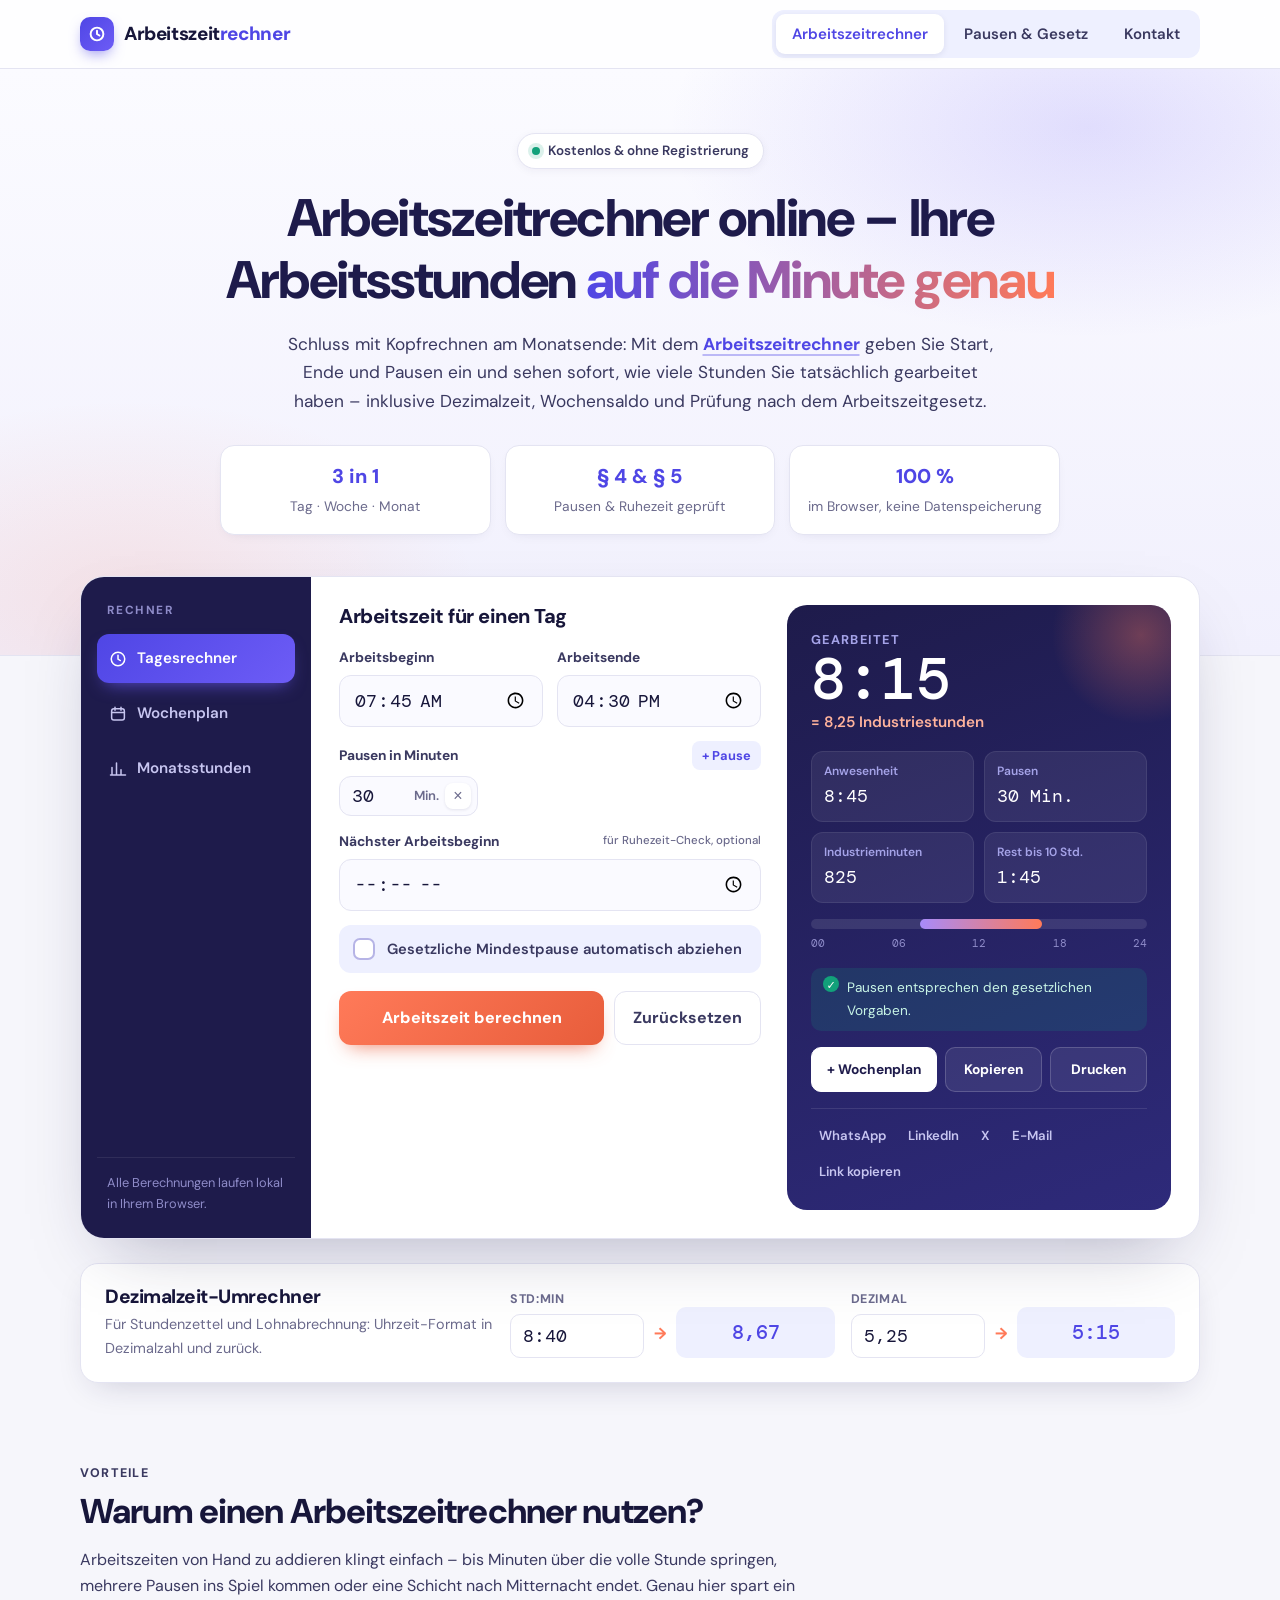
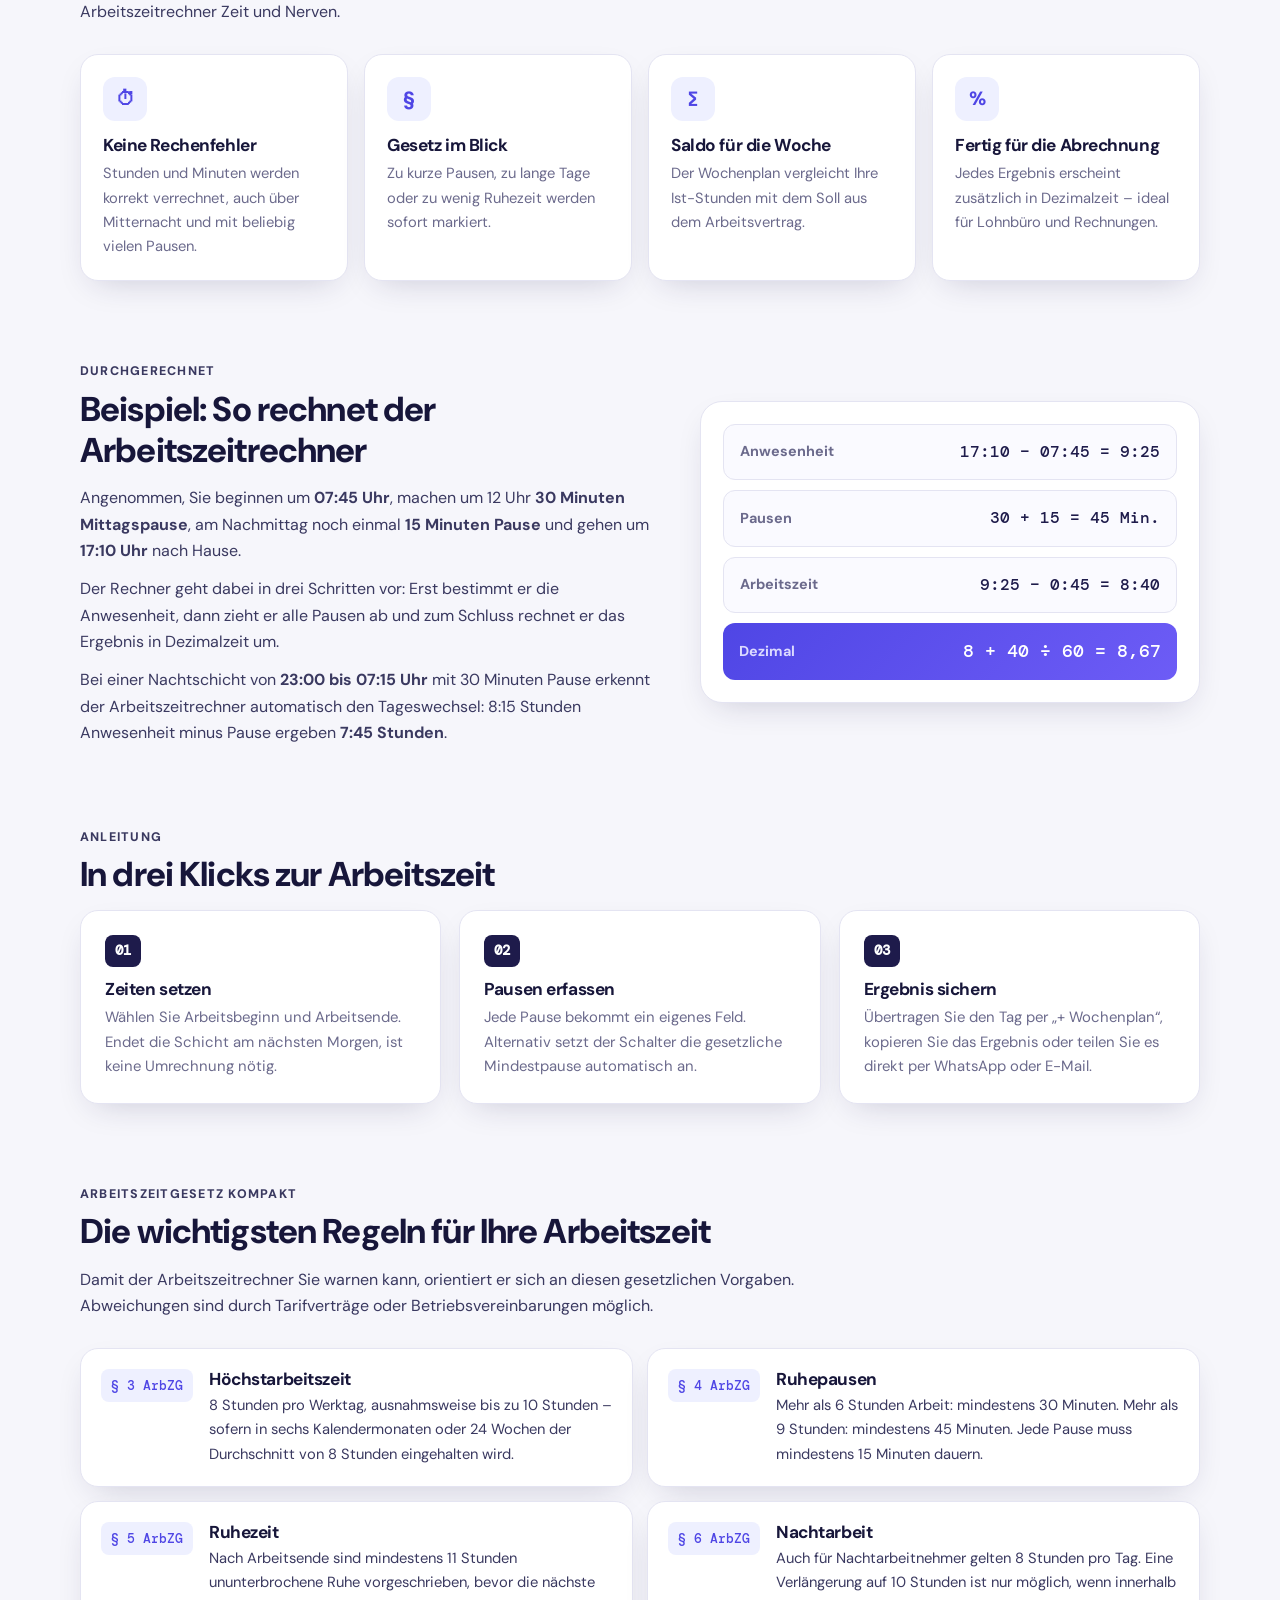
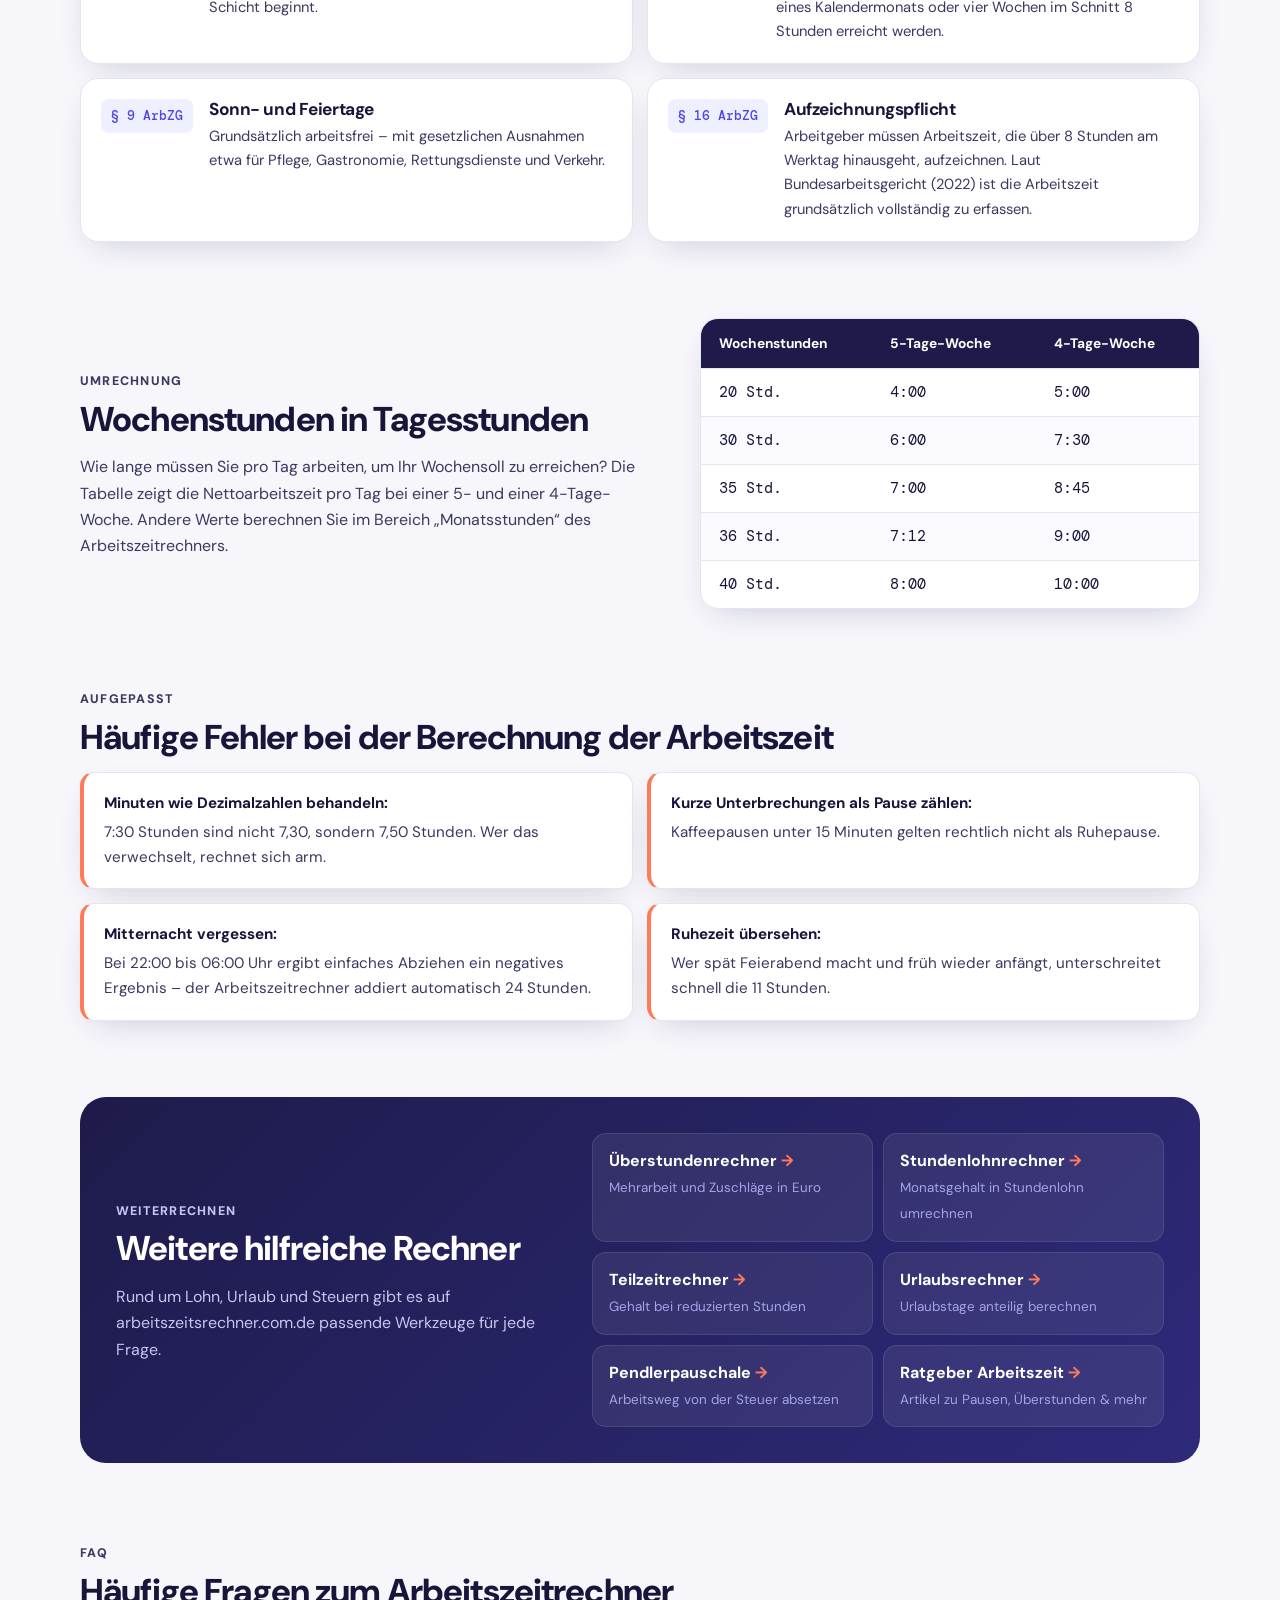
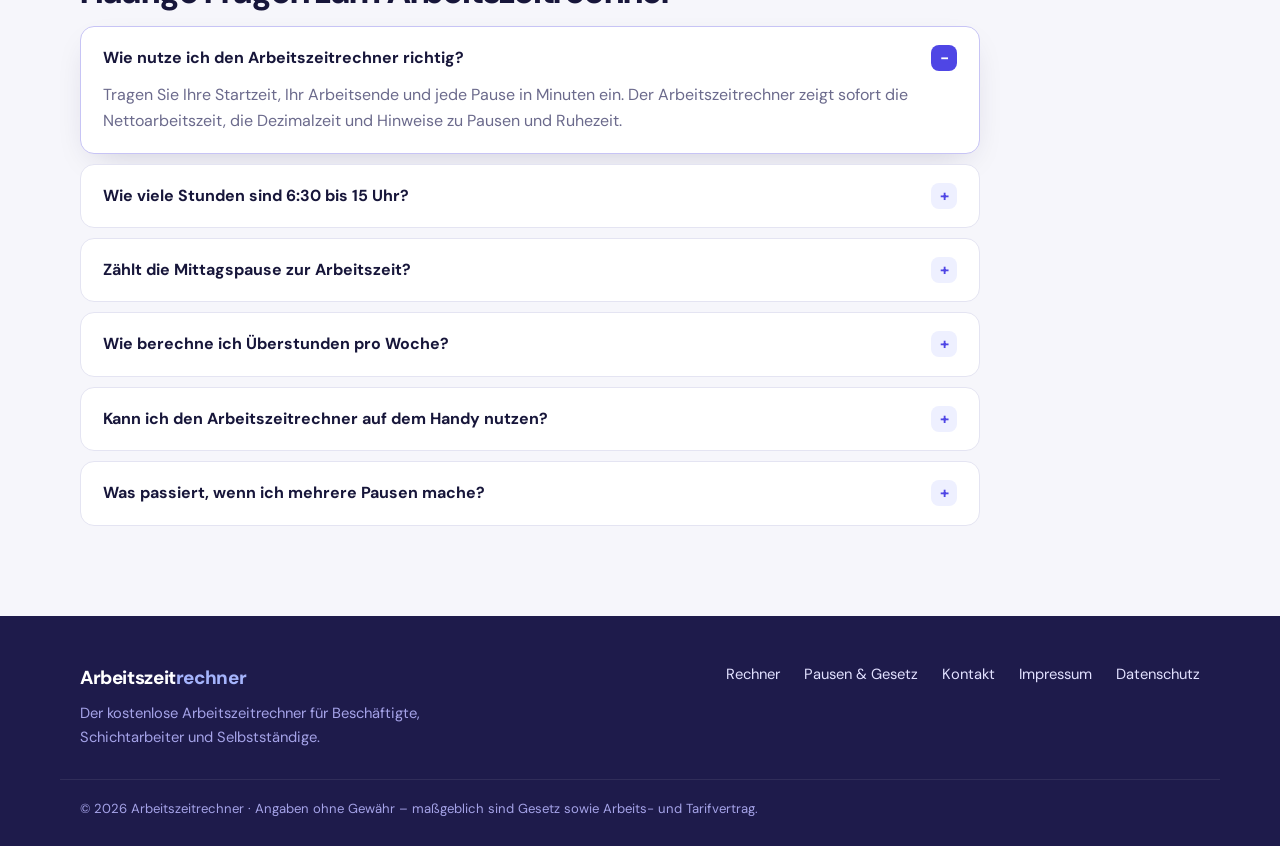
<file: index.html>
<!DOCTYPE html>
<html lang="de">
<head>
  <meta name="google-site-verification" content="atlQMWSNDSp6CFc877oU5ZZEdMszMFEfyxqeQQDcHps" />
<meta charset="UTF-8">
<meta name="viewport" content="width=device-width, initial-scale=1.0">
<title>Arbeitszeitrechner online – Arbeitsstunden auf die Minute genau berechnen</title>
<meta name="description" content="Arbeitszeitrechner online: Start, Ende und Pausen eingeben und sofort Ihre Arbeitsstunden, Dezimalzeit, Wochensaldo und Monatsstunden sehen. Mit Pausen- und Ruhezeitprüfung nach Arbeitszeitgesetz.">
<meta name="robots" content="index, follow">
<meta property="og:type" content="website">
<meta property="og:locale" content="de_DE">
<meta property="og:title" content="Arbeitszeitrechner online – Arbeitsstunden auf die Minute genau">
<meta property="og:description" content="Arbeitsstunden, Pausen, Dezimalzeit und Wochensaldo in einem kostenlosen Rechner.">
<link rel="preconnect" href="https://fonts.googleapis.com">
<link rel="preconnect" href="https://fonts.gstatic.com" crossorigin>
<link href="https://fonts.googleapis.com/css2?family=DM+Sans:opsz,wght@9..40,400;9..40,500;9..40,600;9..40,700;9..40,800&family=DM+Mono:wght@400;500&display=swap" rel="stylesheet">
<link rel="stylesheet" href="style.css">

<script type="application/ld+json">
{
  "@context":"https://schema.org",
  "@graph":[
    {
      "@type":"WebApplication",
      "name":"Arbeitszeitrechner online",
      "applicationCategory":"UtilitiesApplication",
      "operatingSystem":"Browser",
      "inLanguage":"de-DE",
      "description":"Kostenloser Arbeitszeitrechner für Arbeitsstunden, Pausen, Dezimalzeit, Wochensaldo und Monatsstunden mit Prüfung nach dem Arbeitszeitgesetz.",
      "offers":{"@type":"Offer","price":"0","priceCurrency":"EUR"}
    },
    {
      "@type":"FAQPage",
      "mainEntity":[
        {"@type":"Question","name":"Wie nutze ich den Arbeitszeitrechner richtig?","acceptedAnswer":{"@type":"Answer","text":"Tragen Sie Ihre Startzeit, Ihr Arbeitsende und jede Pause in Minuten ein. Der Arbeitszeitrechner zeigt sofort die Nettoarbeitszeit, die Dezimalzeit und Hinweise zu Pausen und Ruhezeit."}},
        {"@type":"Question","name":"Wie viele Stunden sind 6:30 bis 15 Uhr?","acceptedAnswer":{"@type":"Answer","text":"Von 6:30 bis 15:00 Uhr sind Sie 8 Stunden 30 Minuten im Betrieb. Abzüglich 30 Minuten Pause ergeben sich genau 8 Stunden Arbeitszeit, also 8,00 in Dezimalzeit."}},
        {"@type":"Question","name":"Zählt die Mittagspause zur Arbeitszeit?","acceptedAnswer":{"@type":"Answer","text":"Nein. Ruhepausen, in denen Sie frei über Ihre Zeit verfügen, zählen nicht zur Arbeitszeit. Anders kann es sein, wenn Sie in der Pause erreichbar sein oder am Arbeitsplatz bleiben müssen."}},
        {"@type":"Question","name":"Wie berechne ich Überstunden pro Woche?","acceptedAnswer":{"@type":"Answer","text":"Addieren Sie die Nettoarbeitszeit aller Arbeitstage und ziehen Sie Ihre vertraglich vereinbarte Wochenarbeitszeit ab. Im Bereich Woche erledigt der Arbeitszeitrechner das automatisch und zeigt den Saldo an."}},
        {"@type":"Question","name":"Kann ich den Arbeitszeitrechner auf dem Handy nutzen?","acceptedAnswer":{"@type":"Answer","text":"Ja. Der Rechner ist für Smartphone, Tablet und Desktop optimiert und funktioniert ohne App direkt im Browser."}},
        {"@type":"Question","name":"Was passiert, wenn ich mehrere Pausen mache?","acceptedAnswer":{"@type":"Answer","text":"Fügen Sie jede Pause einzeln hinzu. Der Arbeitszeitrechner addiert alle Pausen und zieht die Summe von der Anwesenheitszeit ab. Rechtlich zählen nur Pausen ab 15 Minuten als Ruhepause."}}
      ]
    }
  ]
}
</script>
</head>
<body>

<header class="nav">
  <div class="wrap nav-in">
    <a href="#" class="logo" aria-label="Arbeitszeitrechner Startseite">
      <span class="logo-dot" aria-hidden="true">
        <svg viewBox="0 0 24 24" width="18" height="18" fill="none" stroke="#fff" stroke-width="2.6" stroke-linecap="round"><circle cx="12" cy="12" r="8.5"/><path d="M12 7.5V12l3.2 2"/></svg>
      </span>
      <span class="logo-txt">Arbeitszeit<span>rechner</span></span>
    </a>
    <button class="menu-btn" aria-label="Menü" onclick="document.querySelector('.links-nav').classList.toggle('show')"><span></span><span></span></button>
    <nav class="links-nav">
      <a href="#" class="on">Arbeitszeitrechner</a>
      <a href="#gesetz">Pausen &amp; Gesetz</a>
      <a href="#kontakt">Kontakt</a>
    </nav>
  </div>
</header>

<section class="hero">
  <div class="wrap hero-in">
    <span class="pill"><i></i> Kostenlos &amp; ohne Registrierung</span>
    <h1>Arbeitszeitrechner online – Ihre Arbeitsstunden <em>auf die Minute genau</em></h1>
    <p class="hero-lead">Schluss mit Kopfrechnen am Monatsende: Mit dem <a href="https://arbeitszeitsrechner.com.de/">Arbeitszeitrechner</a> geben Sie Start, Ende und Pausen ein und sehen sofort, wie viele Stunden Sie tatsächlich gearbeitet haben – inklusive Dezimalzeit, Wochensaldo und Prüfung nach dem Arbeitszeitgesetz.</p>
    <div class="hero-stats">
      <div><b>3 in 1</b><span>Tag · Woche · Monat</span></div>
      <div><b>§ 4 &amp; § 5</b><span>Pausen &amp; Ruhezeit geprüft</span></div>
      <div><b>100 %</b><span>im Browser, keine Datenspeicherung</span></div>
    </div>
  </div>
</section>

<main class="wrap">

  <!-- ===== RECHNER ===== -->
  <section class="app" id="rechner" aria-label="Arbeitszeitrechner">
    <aside class="rail" role="tablist">
      <p class="rail-title">Rechner</p>
      <button class="seg-btn is-on" data-view="v-tag" role="tab">
        <svg viewBox="0 0 24 24" width="18" height="18" fill="none" stroke="currentColor" stroke-width="2" stroke-linecap="round"><circle cx="12" cy="12" r="9"/><path d="M12 7v5l3 2"/></svg>
        <span>Tagesrechner</span>
      </button>
      <button class="seg-btn" data-view="v-woche" role="tab">
        <svg viewBox="0 0 24 24" width="18" height="18" fill="none" stroke="currentColor" stroke-width="2" stroke-linecap="round"><rect x="3.5" y="5" width="17" height="15" rx="3"/><path d="M3.5 10h17M8 3v4M16 3v4"/></svg>
        <span>Wochenplan</span>
      </button>
      <button class="seg-btn" data-view="v-monat" role="tab">
        <svg viewBox="0 0 24 24" width="18" height="18" fill="none" stroke="currentColor" stroke-width="2" stroke-linecap="round"><path d="M4 20V10M10 20V4M16 20v-7M22 20H2"/></svg>
        <span>Monatsstunden</span>
      </button>
      <p class="rail-hint">Alle Berechnungen laufen lokal in Ihrem Browser.</p>
    </aside>

    <div class="stage">
      <!-- TAG -->
      <div class="view is-on" id="v-tag">
        <div class="cols">
          <div class="form">
            <h2 class="form-h">Arbeitszeit für einen Tag</h2>
            <div class="row2">
              <label class="fld"><span>Arbeitsbeginn</span><input type="time" id="t-start" value="07:45"></label>
              <label class="fld"><span>Arbeitsende</span><input type="time" id="t-end" value="16:30"></label>
            </div>
            <div class="fld">
              <span class="fld-head">Pausen in Minuten <button type="button" class="add" id="t-add">+ Pause</button></span>
              <div id="t-breaks" class="breaks"></div>
            </div>
            <label class="fld"><span>Nächster Arbeitsbeginn <small>für Ruhezeit-Check, optional</small></span><input type="time" id="t-next"></label>
            <label class="tick"><input type="checkbox" id="t-auto"><b></b>Gesetzliche Mindestpause automatisch abziehen</label>
            <div class="btn-row">
              <button class="btn-main" id="t-go">Arbeitszeit berechnen</button>
              <button class="btn-sub" id="t-reset">Zurücksetzen</button>
            </div>
          </div>

          <div class="res" aria-live="polite">
            <div class="ring-wrap">
              <div class="res-top">
                <span>Gearbeitet</span>
                <strong id="o-net">8:15</strong>
                <em id="o-dec">= 8,25 Std. dezimal</em>
              </div>
            </div>
            <dl class="res-list">
              <div><dt>Anwesenheit</dt><dd id="o-gross">8:45</dd></div>
              <div><dt>Pausen</dt><dd id="o-break">30 Min.</dd></div>
              <div><dt>Industrieminuten</dt><dd id="o-ind">825</dd></div>
              <div><dt>Rest bis 10 Std.</dt><dd id="o-left">1:45</dd></div>
            </dl>
            <div class="day-bar" aria-hidden="true">
              <div class="tl-track" id="o-track"></div>
              <div class="tl-scale"><span>00</span><span>06</span><span>12</span><span>18</span><span>24</span></div>
            </div>
            <ul class="checks" id="o-checks"></ul>
            <div class="res-actions">
              <button id="a-week">+ Wochenplan</button>
              <button id="a-copy">Kopieren</button>
              <button id="a-print">Drucken</button>
            </div>
            <div class="res-share">
              <a id="s-wa" target="_blank" rel="noopener nofollow">WhatsApp</a>
              <a id="s-li" target="_blank" rel="noopener nofollow">LinkedIn</a>
              <a id="s-x" target="_blank" rel="noopener nofollow">X</a>
              <a id="s-mail">E-Mail</a>
              <button id="s-link">Link kopieren</button>
            </div>
          </div>
        </div>
      </div>

      <!-- WOCHE -->
      <div class="view" id="v-woche">
        <h2 class="form-h">Wochenplan &amp; Überstunden-Saldo</h2>
        <div class="week-head"><span>Tag</span><span>Beginn</span><span>Ende</span><span>Pause</span><span>Netto</span></div>
        <div class="week" id="w-list"></div>
        <div class="week-sum">
          <div class="hl"><span>Gesamt</span><b id="w-sum">0:00</b></div>
          <div><span>Dezimal</span><b id="w-dec">0,00</b></div>
          <div><span>Ø pro Tag</span><b id="w-avg">0:00</b></div>
          <div><span>Soll / Woche</span><b><input type="number" id="w-target" value="39" min="0" step="0.5" aria-label="Wochen-Soll in Stunden"></b></div>
          <div><span>Saldo</span><b id="w-diff">0:00</b></div>
        </div>
        <div class="btn-row">
          <button class="btn-sub" id="w-fill">Beispiel Mo–Fr laden</button>
          <button class="btn-sub" id="w-clear">Alles leeren</button>
        </div>
      </div>

      <!-- MONAT -->
      <div class="view" id="v-monat">
        <div class="cols">
          <div class="form">
            <h2 class="form-h">Arbeitsstunden pro Monat</h2>
            <label class="fld"><span>Vertragliche Wochenstunden</span><input type="number" id="m-week" value="35" min="0" step="0.5"></label>
            <label class="fld"><span>Arbeitstage pro Woche</span><input type="number" id="m-days" value="5" min="1" max="7"></label>
            <label class="fld"><span>Stundenlohn in € <small>optional</small></span><input type="number" id="m-wage" min="0" step="0.01" placeholder="z. B. 18,00"></label>
            <p class="small">Berechnet mit dem Durchschnittsmonat: Wochenstunden × 52 ÷ 12.</p>
          </div>
          <div class="res">
            <div class="res-top">
              <span>Ø Stunden pro Monat</span>
              <strong id="m-month">151,67</strong>
              <em id="m-hm">= 151:40 Std.</em>
            </div>
            <dl class="res-list">
              <div><dt>Pro Arbeitstag</dt><dd id="m-day">7:00</dd></div>
              <div><dt>Pro Quartal</dt><dd id="m-q">455,00 Std.</dd></div>
              <div><dt>Pro Jahr</dt><dd id="m-year">1.820 Std.</dd></div>
              <div><dt>Brutto / Monat</dt><dd id="m-pay">–</dd></div>
            </dl>
          </div>
        </div>
      </div>
    </div>
  </section>

  <!-- ===== DEZIMAL ===== -->
  <section class="dz">
    <div class="dz-text">
      <h2>Dezimalzeit-Umrechner</h2>
      <p>Für Stundenzettel und Lohnabrechnung: Uhrzeit-Format in Dezimalzahl und zurück.</p>
    </div>
    <div class="dz-box">
      <label>Std:Min<input id="c-hm" value="8:40" aria-label="Stunden und Minuten"></label>
      <span class="dz-eq">→</span>
      <output id="c-hm-out">8,67</output>
    </div>
    <div class="dz-box">
      <label>Dezimal<input id="c-dec" value="5,25" aria-label="Dezimalstunden"></label>
      <span class="dz-eq">→</span>
      <output id="c-dec-out">5:15</output>
    </div>
  </section>

  <!-- ===== WARUM ===== -->
  <section class="block">
    <p class="tag">Vorteile</p>
    <h2>Warum einen Arbeitszeitrechner nutzen?</h2>
    <p class="sub">Arbeitszeiten von Hand zu addieren klingt einfach – bis Minuten über die volle Stunde springen, mehrere Pausen ins Spiel kommen oder eine Schicht nach Mitternacht endet. Genau hier spart ein Arbeitszeitrechner Zeit und Nerven.</p>
    <div class="benefits">
      <article><span class="ico">⏱</span><h3>Keine Rechenfehler</h3><p>Stunden und Minuten werden korrekt verrechnet, auch über Mitternacht und mit beliebig vielen Pausen.</p></article>
      <article><span class="ico">§</span><h3>Gesetz im Blick</h3><p>Zu kurze Pausen, zu lange Tage oder zu wenig Ruhezeit werden sofort markiert.</p></article>
      <article><span class="ico">∑</span><h3>Saldo für die Woche</h3><p>Der Wochenplan vergleicht Ihre Ist-Stunden mit dem Soll aus dem Arbeitsvertrag.</p></article>
      <article><span class="ico">%</span><h3>Fertig für die Abrechnung</h3><p>Jedes Ergebnis erscheint zusätzlich in Dezimalzeit – ideal für Lohnbüro und Rechnungen.</p></article>
    </div>
  </section>

  <!-- ===== BEISPIEL ===== -->
  <section class="block split">
    <div>
      <p class="tag">Durchgerechnet</p>
      <h2>Beispiel: So rechnet der Arbeitszeitrechner</h2>
      <p>Angenommen, Sie beginnen um <b>07:45 Uhr</b>, machen um 12 Uhr <b>30 Minuten Mittagspause</b>, am Nachmittag noch einmal <b>15 Minuten Pause</b> und gehen um <b>17:10 Uhr</b> nach Hause.</p>
      <p>Der Rechner geht dabei in drei Schritten vor: Erst bestimmt er die Anwesenheit, dann zieht er alle Pausen ab und zum Schluss rechnet er das Ergebnis in Dezimalzeit um.</p>
      <p>Bei einer Nachtschicht von <b>23:00 bis 07:15 Uhr</b> mit 30 Minuten Pause erkennt der Arbeitszeitrechner automatisch den Tageswechsel: 8:15 Stunden Anwesenheit minus Pause ergeben <b>7:45 Stunden</b>.</p>
    </div>
    <ol class="calc-steps">
      <li><span>Anwesenheit</span><b>17:10 − 07:45 = 9:25</b></li>
      <li><span>Pausen</span><b>30 + 15 = 45 Min.</b></li>
      <li><span>Arbeitszeit</span><b>9:25 − 0:45 = 8:40</b></li>
      <li class="final"><span>Dezimal</span><b>8 + 40 ÷ 60 = 8,67</b></li>
    </ol>
  </section>

  <!-- ===== ANLEITUNG ===== -->
  <section class="block">
    <p class="tag">Anleitung</p>
    <h2>In drei Klicks zur Arbeitszeit</h2>
    <div class="howto">
      <div><b>01</b><h3>Zeiten setzen</h3><p>Wählen Sie Arbeitsbeginn und Arbeitsende. Endet die Schicht am nächsten Morgen, ist keine Umrechnung nötig.</p></div>
      <div><b>02</b><h3>Pausen erfassen</h3><p>Jede Pause bekommt ein eigenes Feld. Alternativ setzt der Schalter die gesetzliche Mindestpause automatisch an.</p></div>
      <div><b>03</b><h3>Ergebnis sichern</h3><p>Übertragen Sie den Tag per „+ Wochenplan“, kopieren Sie das Ergebnis oder teilen Sie es direkt per WhatsApp oder E-Mail.</p></div>
    </div>
  </section>

  <!-- ===== GESETZ ===== -->
  <section class="block" id="gesetz">
    <p class="tag">Arbeitszeitgesetz kompakt</p>
    <h2>Die wichtigsten Regeln für Ihre Arbeitszeit</h2>
    <p class="sub">Damit der Arbeitszeitrechner Sie warnen kann, orientiert er sich an diesen gesetzlichen Vorgaben. Abweichungen sind durch Tarifverträge oder Betriebsvereinbarungen möglich.</p>
    <div class="law">
      <div class="law-row"><span class="law-p">§ 3 ArbZG</span><div><h3>Höchstarbeitszeit</h3><p>8 Stunden pro Werktag, ausnahmsweise bis zu 10 Stunden – sofern in sechs Kalendermonaten oder 24 Wochen der Durchschnitt von 8 Stunden eingehalten wird.</p></div></div>
      <div class="law-row"><span class="law-p">§ 4 ArbZG</span><div><h3>Ruhepausen</h3><p>Mehr als 6 Stunden Arbeit: mindestens 30 Minuten. Mehr als 9 Stunden: mindestens 45 Minuten. Jede Pause muss mindestens 15 Minuten dauern.</p></div></div>
      <div class="law-row"><span class="law-p">§ 5 ArbZG</span><div><h3>Ruhezeit</h3><p>Nach Arbeitsende sind mindestens 11 Stunden ununterbrochene Ruhe vorgeschrieben, bevor die nächste Schicht beginnt.</p></div></div>
      <div class="law-row"><span class="law-p">§ 6 ArbZG</span><div><h3>Nachtarbeit</h3><p>Auch für Nachtarbeitnehmer gelten 8 Stunden pro Tag. Eine Verlängerung auf 10 Stunden ist nur möglich, wenn innerhalb eines Kalendermonats oder vier Wochen im Schnitt 8 Stunden erreicht werden.</p></div></div>
      <div class="law-row"><span class="law-p">§ 9 ArbZG</span><div><h3>Sonn- und Feiertage</h3><p>Grundsätzlich arbeitsfrei – mit gesetzlichen Ausnahmen etwa für Pflege, Gastronomie, Rettungsdienste und Verkehr.</p></div></div>
      <div class="law-row"><span class="law-p">§ 16 ArbZG</span><div><h3>Aufzeichnungspflicht</h3><p>Arbeitgeber müssen Arbeitszeit, die über 8 Stunden am Werktag hinausgeht, aufzeichnen. Laut Bundesarbeitsgericht (2022) ist die Arbeitszeit grundsätzlich vollständig zu erfassen.</p></div></div>
    </div>
  </section>

  <!-- ===== TABELLE ===== -->
  <section class="block split">
    <div>
      <p class="tag">Umrechnung</p>
      <h2>Wochenstunden in Tagesstunden</h2>
      <p>Wie lange müssen Sie pro Tag arbeiten, um Ihr Wochensoll zu erreichen? Die Tabelle zeigt die Nettoarbeitszeit pro Tag bei einer 5- und einer 4-Tage-Woche. Andere Werte berechnen Sie im Bereich „Monatsstunden“ des Arbeitszeitrechners.</p>
    </div>
    <div class="tbl">
      <table>
        <thead><tr><th>Wochenstunden</th><th>5-Tage-Woche</th><th>4-Tage-Woche</th></tr></thead>
        <tbody>
          <tr><td>20 Std.</td><td>4:00</td><td>5:00</td></tr>
          <tr><td>30 Std.</td><td>6:00</td><td>7:30</td></tr>
          <tr><td>35 Std.</td><td>7:00</td><td>8:45</td></tr>
          <tr><td>36 Std.</td><td>7:12</td><td>9:00</td></tr>
          <tr><td>40 Std.</td><td>8:00</td><td>10:00</td></tr>
        </tbody>
      </table>
    </div>
  </section>

  <!-- ===== FEHLER ===== -->
  <section class="block">
    <p class="tag">Aufgepasst</p>
    <h2>Häufige Fehler bei der Berechnung der Arbeitszeit</h2>
    <ul class="mistakes">
      <li><b>Minuten wie Dezimalzahlen behandeln:</b> 7:30 Stunden sind nicht 7,30, sondern 7,50 Stunden. Wer das verwechselt, rechnet sich arm.</li>
      <li><b>Kurze Unterbrechungen als Pause zählen:</b> Kaffeepausen unter 15 Minuten gelten rechtlich nicht als Ruhepause.</li>
      <li><b>Mitternacht vergessen:</b> Bei 22:00 bis 06:00 Uhr ergibt einfaches Abziehen ein negatives Ergebnis – der Arbeitszeitrechner addiert automatisch 24 Stunden.</li>
      <li><b>Ruhezeit übersehen:</b> Wer spät Feierabend macht und früh wieder anfängt, unterschreitet schnell die 11 Stunden.</li>
    </ul>
  </section>

  <!-- ===== LINKS ===== -->
  <section class="block">
    <div class="related">
      <div>
        <p class="tag">Weiterrechnen</p>
        <h2>Weitere hilfreiche Rechner</h2>
        <p>Rund um Lohn, Urlaub und Steuern gibt es auf arbeitszeitsrechner.com.de passende Werkzeuge für jede Frage.</p>
      </div>
      <ul class="rel-list">
        <li><a href="https://arbeitszeitsrechner.com.de/ueberstundenrechner">Überstundenrechner</a><span>Mehrarbeit und Zuschläge in Euro</span></li>
        <li><a href="https://arbeitszeitsrechner.com.de/stundenlohnrechner">Stundenlohnrechner</a><span>Monatsgehalt in Stundenlohn umrechnen</span></li>
        <li><a href="https://arbeitszeitsrechner.com.de/teilzeitrechner">Teilzeitrechner</a><span>Gehalt bei reduzierten Stunden</span></li>
        <li><a href="https://arbeitszeitsrechner.com.de/urlaubsrechner">Urlaubsrechner</a><span>Urlaubstage anteilig berechnen</span></li>
        <li><a href="https://arbeitszeitsrechner.com.de/pendlerpauschale">Pendlerpauschale</a><span>Arbeitsweg von der Steuer absetzen</span></li>
        <li><a href="https://arbeitszeitsrechner.com.de/ratgeber">Ratgeber Arbeitszeit</a><span>Artikel zu Pausen, Überstunden &amp; mehr</span></li>
      </ul>
    </div>
  </section>

  <!-- ===== FAQ ===== -->
  <section class="block">
    <p class="tag">FAQ</p>
    <h2>Häufige Fragen zum Arbeitszeitrechner</h2>
    <div class="faq">
      <details open><summary>Wie nutze ich den Arbeitszeitrechner richtig?</summary><p>Tragen Sie Ihre Startzeit, Ihr Arbeitsende und jede Pause in Minuten ein. Der Arbeitszeitrechner zeigt sofort die Nettoarbeitszeit, die Dezimalzeit und Hinweise zu Pausen und Ruhezeit.</p></details>
      <details><summary>Wie viele Stunden sind 6:30 bis 15 Uhr?</summary><p>Von 6:30 bis 15:00 Uhr sind Sie 8 Stunden 30 Minuten im Betrieb. Abzüglich 30 Minuten Pause ergeben sich genau 8 Stunden Arbeitszeit, also 8,00 in Dezimalzeit.</p></details>
      <details><summary>Zählt die Mittagspause zur Arbeitszeit?</summary><p>Nein. Ruhepausen, in denen Sie frei über Ihre Zeit verfügen, zählen nicht zur Arbeitszeit. Anders kann es sein, wenn Sie in der Pause erreichbar sein oder am Arbeitsplatz bleiben müssen.</p></details>
      <details><summary>Wie berechne ich Überstunden pro Woche?</summary><p>Addieren Sie die Nettoarbeitszeit aller Arbeitstage und ziehen Sie Ihre vertraglich vereinbarte Wochenarbeitszeit ab. Im Bereich Woche erledigt der Arbeitszeitrechner das automatisch und zeigt den Saldo an.</p></details>
      <details><summary>Kann ich den Arbeitszeitrechner auf dem Handy nutzen?</summary><p>Ja. Der Rechner ist für Smartphone, Tablet und Desktop optimiert und funktioniert ohne App direkt im Browser.</p></details>
      <details><summary>Was passiert, wenn ich mehrere Pausen mache?</summary><p>Fügen Sie jede Pause einzeln hinzu. Der Arbeitszeitrechner addiert alle Pausen und zieht die Summe von der Anwesenheitszeit ab. Rechtlich zählen nur Pausen ab 15 Minuten als Ruhepause.</p></details>
    </div>
  </section>
</main>

<footer class="footer" id="kontakt">
  <div class="wrap foot-in">
    <div class="foot-brand">
      <a href="#" class="logo light"><span class="logo-txt">Arbeitszeit<span>rechner</span></span></a>
      <p>Der kostenlose Arbeitszeitrechner für Beschäftigte, Schichtarbeiter und Selbstständige.</p>
    </div>
    <div class="foot-links">
      <a href="#rechner">Rechner</a>
      <a href="#gesetz">Pausen &amp; Gesetz</a>
      <a href="#">Kontakt</a>
      <a href="#">Impressum</a>
      <a href="#">Datenschutz</a>
    </div>
  </div>
  <p class="wrap foot-copy">© <span id="yr"></span> Arbeitszeitrechner · Angaben ohne Gewähr – maßgeblich sind Gesetz sowie Arbeits- und Tarifvertrag.</p>
</footer>

<div class="pop" id="pop"></div>

<script>
(function(){
  var $ = function(id){ return document.getElementById(id); };
  function toMin(t){ if(!t) return null; var p=t.split(':'); if(p.length<2||p[0]===''||p[1]==='') return null; return (+p[0])*60+(+p[1]); }
  function hm(m){ var neg=m<0; m=Math.abs(Math.round(m)); return (neg?'-':'')+Math.floor(m/60)+':'+String(m%60).padStart(2,'0'); }
  function dec(m){ return (m/60).toLocaleString('de-DE',{minimumFractionDigits:2,maximumFractionDigits:2}); }
  function sgn(m){ return (m>0?'+':'')+hm(m); }
  function dur(a,b){ var d=b-a; if(d<0) d+=1440; return d; }
  function lawBreak(g){ return (g-30>540)?45:(g>360?30:0); }
  function pop(msg){ var p=$('pop'); p.textContent=msg; p.classList.add('in'); clearTimeout(p._t); p._t=setTimeout(function(){p.classList.remove('in');},2200); }
  function copyText(t){
    if(navigator.clipboard&&window.isSecureContext){ navigator.clipboard.writeText(t).then(function(){pop('Kopiert');}); return; }
    var a=document.createElement('textarea'); a.value=t; document.body.appendChild(a); a.select();
    try{ document.execCommand('copy'); pop('Kopiert'); }catch(e){} a.remove();
  }

  /* Views */
  document.querySelectorAll('.seg-btn').forEach(function(b){
    b.addEventListener('click',function(){
      document.querySelectorAll('.seg-btn').forEach(function(x){ x.classList.toggle('is-on',x===b); });
      document.querySelectorAll('.view').forEach(function(v){ v.classList.toggle('is-on',v.id===b.dataset.view); });
    });
  });

  /* ---------- TAG ---------- */
  var brk=$('t-breaks');
  function addBreak(v){
    var w=document.createElement('div'); w.className='brk';
    w.innerHTML='<input type="number" min="0" step="5" value="'+v+'" aria-label="Pause in Minuten"><span>Min.</span><button type="button" aria-label="Pause löschen">×</button>';
    w.querySelector('input').addEventListener('input',day);
    w.querySelector('button').addEventListener('click',function(){ w.remove(); day(); });
    brk.appendChild(w);
  }
  $('t-add').addEventListener('click',function(){ addBreak(15); day(); });

  var cur=null;
  function day(){
    var s=toMin($('t-start').value), e=toMin($('t-end').value);
    if(s===null||e===null) return;
    var g=dur(s,e);
    var b=0; brk.querySelectorAll('input').forEach(function(i){ b+=Math.max(0,parseInt(i.value,10)||0); });
    if($('t-auto').checked) b=Math.max(b,lawBreak(g));
    b=Math.min(b,g);
    var n=g-b;

    $('o-net').textContent=hm(n);
    $('o-dec').textContent='= '+dec(n)+' Industriestunden';
    $('o-gross').textContent=hm(g);
    $('o-break').textContent=b+' Min.';
    $('o-ind').textContent=Math.round(n/60*100);
    var left=600-n; var l=$('o-left'); l.textContent=left>=0?hm(left):'überschritten'; l.className=left<0?'bad':'';

    /* timeline */
    var segs=e>=s?[[s,e]]:[[s,1440],[0,e]];
    $('o-track').innerHTML=segs.map(function(x){ return '<i style="left:'+(x[0]/14.4)+'%;width:'+((x[1]-x[0])/14.4)+'%"></i>'; }).join('');

    /* checks */
    var c=[];
    var need=n>540?45:(n>360?30:0);
    if(b<need) c.push(['bad','Pause zu kurz: Bei '+hm(n)+' Std. sind mindestens '+need+' Min. Pflicht (§ 4 ArbZG).']);
    else c.push(['good','Pausen entsprechen den gesetzlichen Vorgaben.']);
    if(n>600) c.push(['bad','Über 10 Stunden – die Höchstarbeitszeit nach § 3 ArbZG ist überschritten.']);
    if(e<s) c.push(['info','Nachtschicht erkannt: Ende am nächsten Tag berücksichtigt.']);
    var nx=toMin($('t-next').value);
    if(nx!==null){
      var r=dur(e,nx); if(r===0) r=1440;
      c.push(r<660?['bad','Ruhezeit nur '+hm(r)+' Std. – nötig sind 11 Std. (§ 5 ArbZG).']:['good','Ruhezeit von '+hm(r)+' Std. ist ausreichend.']);
    }
    $('o-checks').innerHTML=c.map(function(x){ return '<li class="'+x[0]+'">'+x[1]+'</li>'; }).join('');

    var url=location.href.split('#')[0];
    var txt='Arbeitszeit '+$('t-start').value+'–'+$('t-end').value+' Uhr mit '+b+' Min. Pause: '+hm(n)+' Std. ('+dec(n)+' Industriestunden) – Arbeitszeitrechner';
    cur={s:$('t-start').value,e:$('t-end').value,b:b,txt:txt};
    $('s-wa').href='https://wa.me/?text='+encodeURIComponent(txt+' '+url);
    $('s-li').href='https://www.linkedin.com/sharing/share-offsite/?url='+encodeURIComponent(url);
    $('s-x').href='https://twitter.com/intent/tweet?text='+encodeURIComponent(txt)+'&url='+encodeURIComponent(url);
    $('s-mail').href='mailto:?subject='+encodeURIComponent('Meine Arbeitszeit')+'&body='+encodeURIComponent(txt+'\n'+url);
  }
  ['t-start','t-end','t-next'].forEach(function(id){ $(id).addEventListener('input',day); });
  $('t-auto').addEventListener('change',day);
  $('t-go').addEventListener('click',function(){ day(); pop('Arbeitszeit berechnet'); });
  $('t-reset').addEventListener('click',function(){
    $('t-start').value='07:30'; $('t-end').value='16:15'; $('t-next').value=''; $('t-auto').checked=false;
    brk.innerHTML=''; addBreak(30); day();
  });
  $('a-copy').addEventListener('click',function(){ if(cur) copyText(cur.txt); });
  $('a-print').addEventListener('click',function(){ window.print(); });
  $('s-link').addEventListener('click',function(){ copyText(location.href.split('#')[0]); });

  /* ---------- WOCHE ---------- */
  var names=['Mo','Di','Mi','Do','Fr','Sa','So'];
  var wl=$('w-list');
  names.forEach(function(d){
    wl.insertAdjacentHTML('beforeend','<div class="wd"><span class="wd-name">'+d+'</span><input type="time" class="w-s" aria-label="'+d+' Beginn"><input type="time" class="w-e" aria-label="'+d+' Ende"><input type="number" class="w-b" min="0" step="5" placeholder="Pause" aria-label="'+d+' Pause in Minuten"><b class="w-n">–</b></div>');
  });
  function week(){
    var tot=0, cnt=0;
    wl.querySelectorAll('.wd').forEach(function(r){
      var s=toMin(r.querySelector('.w-s').value), e=toMin(r.querySelector('.w-e').value), o=r.querySelector('.w-n');
      if(s===null||e===null){ o.textContent='–'; return; }
      var n=Math.max(0,dur(s,e)-(parseInt(r.querySelector('.w-b').value,10)||0));
      o.textContent=hm(n); tot+=n; cnt++;
    });
    $('w-sum').textContent=hm(tot);
    $('w-dec').textContent=dec(tot);
    $('w-avg').textContent=cnt?hm(tot/cnt):'0:00';
    var d=tot-(parseFloat($('w-target').value)||0)*60, el=$('w-diff');
    el.textContent=sgn(d); el.className=d>0?'good':d<0?'bad':'';
  }
  wl.addEventListener('input',week); $('w-target').addEventListener('input',week);
  $('a-week').addEventListener('click',function(){
    if(!cur) return;
    var row=Array.prototype.find.call(wl.querySelectorAll('.wd'),function(r){ return !r.querySelector('.w-s').value; });
    if(!row){ pop('Wochenplan ist voll'); return; }
    row.querySelector('.w-s').value=cur.s; row.querySelector('.w-e').value=cur.e; row.querySelector('.w-b').value=cur.b;
    week(); pop(row.querySelector('.wd-name').textContent+' übernommen');
  });
  $('w-fill').addEventListener('click',function(){
    wl.querySelectorAll('.wd').forEach(function(r,i){
      var on=i<5; r.querySelector('.w-s').value=on?'08:00':''; r.querySelector('.w-e').value=on?'16:30':''; r.querySelector('.w-b').value=on?30:'';
    }); week();
  });
  $('w-clear').addEventListener('click',function(){ wl.querySelectorAll('input').forEach(function(i){ i.value=''; }); week(); });

  /* ---------- MONAT ---------- */
  function month(){
    var w=parseFloat(String($('m-week').value).replace(',','.'))||0;
    var d=Math.max(1,parseInt($('m-days').value,10)||5);
    var wage=parseFloat(String($('m-wage').value).replace(',','.'));
    var mm=w*60*52/12;
    $('m-month').textContent=dec(mm);
    $('m-hm').textContent='= '+hm(mm)+' Stunden';
    $('m-day').textContent=hm(w*60/d);
    $('m-year').textContent=(w*52).toLocaleString('de-DE',{maximumFractionDigits:1})+' Std.';
    $('m-q').textContent=(w*13).toLocaleString('de-DE',{minimumFractionDigits:2,maximumFractionDigits:2})+' Std.';
    $('m-pay').textContent=wage>0?(mm/60*wage).toLocaleString('de-DE',{style:'currency',currency:'EUR'}):'–';
  }
  ['m-week','m-days','m-wage'].forEach(function(id){ $(id).addEventListener('input',month); });

  /* ---------- UMRECHNER ---------- */
  function cHm(){
    var v=$('c-hm').value.trim(), m=null;
    if(/^\d+:\d{1,2}$/.test(v)){ var p=v.split(':'); m=(+p[0])*60+(+p[1]); }
    else if(/^\d+$/.test(v)) m=(+v)*60;
    $('c-hm-out').textContent=m===null?'–':dec(m);
  }
  function cDec(){
    var v=parseFloat($('c-dec').value.replace(',','.'));
    $('c-dec-out').textContent=(isNaN(v)||v<0)?'–':hm(v*60);
  }
  $('c-hm').addEventListener('input',cHm); $('c-dec').addEventListener('input',cDec);

  document.querySelectorAll('.links-nav a').forEach(function(a){ a.addEventListener('click',function(){ document.querySelector('.links-nav').classList.remove('show'); }); });
  $('yr').textContent=new Date().getFullYear();
  addBreak(30); day(); week(); month(); cHm(); cDec();
})();
</script>
</body>
</html>
</file>
<file: style.css>
:root{
  --ink:#17163a; --ink-2:#3a3960; --muted:#6b6a8c; --line:#e4e4f2;
  --bg:#f6f6fb; --card:#ffffff; --soft:#eef0ff;
  --primary:#4f46e5; --primary-2:#6d5cf6; --deep:#1e1b4b;
  --coral:#ff7a59; --coral-dark:#e85d3b; --good:#12a17a; --bad:#e2483a;
  --r:18px; --shadow:0 12px 34px -14px rgba(30,27,75,.22);
}
*{box-sizing:border-box;margin:0;padding:0}
html{scroll-behavior:smooth;scroll-padding-top:80px}
body{font-family:'DM Sans',system-ui,sans-serif;background:var(--bg);color:var(--ink);line-height:1.65;-webkit-font-smoothing:antialiased}
a{color:var(--primary)}
.wrap{max-width:1160px;margin:0 auto;padding:0 20px}
h1,h2,h3{letter-spacing:-.025em;line-height:1.18}
h2{font-size:clamp(1.55rem,3vw,2.15rem);font-weight:800;margin-bottom:14px}
h3{font-size:1.08rem;font-weight:700}

/* ---------- Nav ---------- */
.nav{position:sticky;top:0;z-index:50;background:rgba(255,255,255,.88);backdrop-filter:blur(10px);border-bottom:1px solid var(--line)}
.nav-in{display:flex;align-items:center;justify-content:space-between;height:68px}
.logo{display:flex;align-items:center;gap:10px;font-weight:800;font-size:1.18rem;color:var(--ink);text-decoration:none;letter-spacing:-.02em}
.logo-txt span{color:var(--primary)}
.logo.light{color:#fff}
.logo.light .logo-txt span{color:#a5b4fc}
.logo-dot{width:34px;height:34px;border-radius:10px;background:linear-gradient(135deg,var(--primary),var(--primary-2));display:grid;place-items:center;box-shadow:0 6px 14px -4px rgba(79,70,229,.6)}
.links-nav{display:flex;gap:4px;background:var(--soft);padding:4px;border-radius:12px}
.links-nav a{color:var(--ink-2);text-decoration:none;font-weight:600;font-size:.94rem;padding:8px 16px;border-radius:9px;transition:.2s}
.links-nav a:hover{color:var(--primary)}
.links-nav a.on{background:#fff;color:var(--primary);box-shadow:0 2px 6px rgba(30,27,75,.08)}
.menu-btn{display:none;background:none;border:0;cursor:pointer;padding:10px}
.menu-btn span{display:block;width:22px;height:2px;background:var(--ink);margin:5px 0;border-radius:2px}

/* ---------- Hero ---------- */
.hero{padding:64px 0 120px;background:
  radial-gradient(600px 300px at 85% 10%,rgba(109,92,246,.18),transparent 70%),
  radial-gradient(500px 280px at 10% 90%,rgba(255,122,89,.14),transparent 70%),
  linear-gradient(180deg,#fbfbff,#f1f0fd);border-bottom:1px solid var(--line)}
.hero-in{text-align:center;max-width:880px}
.pill{display:inline-flex;align-items:center;gap:8px;background:#fff;border:1px solid var(--line);padding:6px 14px;border-radius:30px;font-size:.84rem;font-weight:600;color:var(--ink-2);box-shadow:0 2px 8px rgba(30,27,75,.05)}
.pill i{width:8px;height:8px;border-radius:50%;background:var(--good);box-shadow:0 0 0 4px rgba(18,161,122,.15)}
.hero h1{font-size:clamp(2rem,4.8vw,3.3rem);font-weight:800;margin:18px 0 0;color:var(--deep)}
.hero h1 em{font-style:normal;background:linear-gradient(90deg,var(--primary),var(--coral));-webkit-background-clip:text;background-clip:text;color:transparent}
.hero-lead{margin:18px auto 0;max-width:720px;color:var(--ink-2);font-size:1.08rem}
.hero-lead a{font-weight:700;color:var(--primary);text-decoration:underline;text-decoration-color:rgba(79,70,229,.35);text-decoration-thickness:2px;text-underline-offset:4px}
.hero-lead a:hover{text-decoration-color:var(--primary)}
.hero-stats{display:grid;grid-template-columns:repeat(3,1fr);gap:14px;margin-top:30px}
.hero-stats div{background:#fff;border:1px solid var(--line);border-radius:14px;padding:14px;box-shadow:0 4px 14px -8px rgba(30,27,75,.15)}
.hero-stats b{display:block;font-size:1.25rem;color:var(--primary);font-weight:800}
.hero-stats span{font-size:.86rem;color:var(--muted)}

/* ---------- App ---------- */
.app{display:grid;grid-template-columns:230px 1fr;background:var(--card);border-radius:24px;box-shadow:0 30px 70px -30px rgba(30,27,75,.35);margin-top:-80px;position:relative;z-index:5;overflow:hidden;border:1px solid var(--line)}
.rail{background:var(--deep);padding:24px 16px;display:flex;flex-direction:column;gap:6px}
.rail-title{font-size:.74rem;text-transform:uppercase;letter-spacing:.12em;color:#8f8cc9;font-weight:700;padding:0 10px 8px}
.seg-btn{display:flex;align-items:center;gap:10px;border:0;background:none;color:#c7c5f0;font:inherit;font-weight:600;font-size:.95rem;padding:12px 12px;border-radius:12px;cursor:pointer;text-align:left;transition:.2s}
.seg-btn:hover{background:rgba(255,255,255,.06);color:#fff}
.seg-btn.is-on{background:linear-gradient(135deg,var(--primary),var(--primary-2));color:#fff;box-shadow:0 8px 18px -8px rgba(109,92,246,.8)}
.rail-hint{margin-top:auto;font-size:.8rem;color:#8f8cc9;padding:14px 10px 0;border-top:1px solid rgba(255,255,255,.08)}
.stage{padding:28px}
.view{display:none}
.view.is-on{display:block}
.cols{display:grid;grid-template-columns:1.1fr 1fr;gap:26px;align-items:start}
.form{display:flex;flex-direction:column;gap:14px}
.form-h{font-size:1.25rem;margin-bottom:4px}
.row2{display:grid;grid-template-columns:1fr 1fr;gap:14px}
.fld{display:flex;flex-direction:column;gap:6px}
.fld>span,.fld-head{font-size:.86rem;font-weight:700;color:var(--ink-2);display:flex;justify-content:space-between;align-items:center;gap:6px}
.fld small{font-weight:500;color:var(--muted)}
.fld input{border:1.5px solid var(--line);background:#fafaff;border-radius:12px;padding:12px 14px;font-family:'DM Mono',monospace;font-size:1.15rem;color:var(--ink);width:100%;transition:.2s}
.fld input:focus{outline:none;border-color:var(--primary);background:#fff;box-shadow:0 0 0 4px rgba(79,70,229,.12)}
.add{border:0;background:var(--soft);color:var(--primary);font:inherit;font-weight:700;font-size:.8rem;padding:4px 10px;border-radius:8px;cursor:pointer}
.add:hover{background:var(--primary);color:#fff}
.breaks{display:flex;flex-wrap:wrap;gap:8px}
.brk{display:flex;align-items:center;gap:6px;border:1.5px solid var(--line);background:#fafaff;border-radius:12px;padding:6px 6px 6px 12px}
.brk:focus-within{border-color:var(--primary)}
.brk input{width:56px;border:0;background:none;font-family:'DM Mono',monospace;font-size:1.1rem;color:var(--ink)}
.brk input:focus{outline:none}
.fld .brk input{width:56px;padding:0;border:0;background:none;box-shadow:none;font-size:1.1rem}
.brk span{font-size:.82rem;color:var(--muted);font-weight:600}
.brk button{border:0;background:#fff;color:var(--muted);width:26px;height:26px;border-radius:8px;cursor:pointer;font-size:1rem;line-height:1;box-shadow:0 1px 3px rgba(30,27,75,.1)}
.brk button:hover{background:var(--bad);color:#fff}
.tick{display:flex;align-items:center;gap:12px;font-size:.92rem;font-weight:600;color:var(--ink-2);cursor:pointer;background:var(--soft);padding:12px 14px;border-radius:12px}
.tick input{display:none}
.tick b{width:22px;height:22px;border-radius:7px;border:2px solid #b6b4e6;background:#fff;flex-shrink:0;position:relative;transition:.2s}
.tick input:checked+b{background:var(--primary);border-color:var(--primary)}
.tick input:checked+b::after{content:"";position:absolute;left:6px;top:2px;width:5px;height:10px;border:solid #fff;border-width:0 2.5px 2.5px 0;transform:rotate(45deg)}
.btn-row{display:flex;gap:10px;flex-wrap:wrap;margin-top:4px}
.btn-main{flex:1;border:0;background:linear-gradient(135deg,var(--coral),var(--coral-dark));color:#fff;font:inherit;font-weight:800;font-size:1rem;padding:14px 22px;border-radius:12px;cursor:pointer;box-shadow:0 10px 20px -10px rgba(232,93,59,.8);transition:.2s}
.btn-main:hover{transform:translateY(-1px)}
.btn-sub{border:1.5px solid var(--line);background:#fff;color:var(--ink-2);font:inherit;font-weight:700;padding:12px 18px;border-radius:12px;cursor:pointer;transition:.2s}
.btn-sub:hover{border-color:var(--primary);color:var(--primary)}

/* result */
.res{background:linear-gradient(160deg,var(--deep) 0%,#2e2a7a 100%);color:#e2e1ff;border-radius:20px;padding:24px;display:flex;flex-direction:column;gap:16px;position:relative;overflow:hidden}
.res::after{content:"";position:absolute;right:-60px;top:-60px;width:180px;height:180px;border-radius:50%;background:radial-gradient(circle,rgba(255,122,89,.35),transparent 70%)}
.res-top{display:flex;flex-direction:column;position:relative;z-index:1}
.res-top span{font-size:.8rem;text-transform:uppercase;letter-spacing:.1em;color:#a5a3e8;font-weight:700}
.res-top strong{font-family:'DM Mono',monospace;font-weight:500;font-size:clamp(2.8rem,6vw,3.6rem);line-height:1.05;color:#fff}
.res-top em{font-style:normal;color:#ffb39c;font-weight:600;font-size:.95rem}
.res-list{display:grid;grid-template-columns:1fr 1fr;gap:10px;position:relative;z-index:1}
.res-list div{background:rgba(255,255,255,.07);border:1px solid rgba(255,255,255,.08);border-radius:12px;padding:10px 12px}
.res-list dt{font-size:.75rem;color:#a5a3e8;font-weight:600}
.res-list dd{font-family:'DM Mono',monospace;font-size:1.1rem;color:#fff}
.res-list dd.bad{color:#ffb39c}
.tl-track{position:relative;height:10px;border-radius:999px;background:rgba(255,255,255,.1);overflow:hidden}
.tl-track i{position:absolute;top:0;bottom:0;background:linear-gradient(90deg,#a78bfa,var(--coral));border-radius:999px}
.tl-scale{display:flex;justify-content:space-between;font-family:'DM Mono',monospace;font-size:.7rem;color:#8f8cc9;margin-top:5px}
.checks{list-style:none;display:grid;gap:6px}
.checks li{font-size:.85rem;padding:9px 12px 9px 36px;border-radius:10px;position:relative;background:rgba(18,161,122,.16);color:#c8f5e6}
.checks li::before{position:absolute;left:12px;top:8px;width:16px;height:16px;border-radius:50%;font-size:.7rem;font-weight:800;display:grid;place-items:center}
.checks li.good::before{content:"✓";background:var(--good);color:#fff}
.checks li.bad{background:rgba(226,72,58,.2);color:#ffd5cf}
.checks li.bad::before{content:"!";background:var(--bad);color:#fff}
.checks li.info{background:rgba(255,255,255,.08);color:#dcdbff}
.checks li.info::before{content:"i";background:#8f8cc9;color:#fff}
.res-actions{display:grid;grid-template-columns:1.3fr 1fr 1fr;gap:8px}
.res-actions button{border:1px solid rgba(255,255,255,.18);background:rgba(255,255,255,.08);color:#fff;font:inherit;font-weight:700;font-size:.86rem;padding:10px 8px;border-radius:10px;cursor:pointer;transition:.2s}
.res-actions button:hover{background:rgba(255,255,255,.16)}
.res-actions #a-week{background:#fff;color:var(--deep);border-color:#fff}
.res-share{display:flex;flex-wrap:wrap;gap:6px;padding-top:12px;border-top:1px solid rgba(255,255,255,.1)}
.res-share a,.res-share button{border:0;background:none;color:#c7c5f0;font:inherit;font-size:.82rem;font-weight:600;padding:4px 8px;border-radius:6px;cursor:pointer;text-decoration:none}
.res-share a:hover,.res-share button:hover{color:#fff;background:rgba(255,255,255,.08)}

/* week */
.week-head,.wd{display:grid;grid-template-columns:52px 1fr 1fr 100px 80px;gap:10px;align-items:center}
.week-head{font-size:.74rem;text-transform:uppercase;letter-spacing:.08em;color:var(--muted);font-weight:700;padding:8px 12px}
.week-head span:last-child{text-align:right}
.week{display:grid;gap:6px}
.wd{background:#fafaff;border:1px solid var(--line);border-radius:12px;padding:8px 12px}
.wd-name{font-weight:800;color:var(--primary)}
.wd input{border:1.5px solid var(--line);background:#fff;border-radius:9px;padding:8px;font:inherit;font-size:.95rem;width:100%;min-width:0}
.wd input:focus{outline:none;border-color:var(--primary)}
.w-n{font-family:'DM Mono',monospace;text-align:right;color:var(--deep)}
.week-sum{display:grid;grid-template-columns:repeat(5,1fr);gap:10px;margin:18px 0 14px}
.week-sum div{background:var(--soft);border-radius:12px;padding:12px 14px}
.week-sum div.hl{background:linear-gradient(135deg,var(--primary),var(--primary-2))}
.week-sum div.hl span{color:#dcdaff} .week-sum div.hl b{color:#fff}
.week-sum span{display:block;font-size:.76rem;color:var(--muted);font-weight:600}
.week-sum b{font-family:'DM Mono',monospace;font-size:1.15rem;font-weight:500;color:var(--deep)}
.week-sum b.good{color:var(--good)} .week-sum b.bad{color:var(--bad)}
.week-sum input{width:72px;border:1.5px solid var(--line);border-radius:8px;padding:3px 6px;font-family:'DM Mono',monospace;font-size:1rem}
.small{font-size:.86rem;color:var(--muted)}

/* ---------- Dezimal ---------- */
.dz{display:grid;grid-template-columns:1.2fr 1fr 1fr;gap:16px;align-items:center;margin-top:24px;background:var(--card);border:1px solid var(--line);border-radius:var(--r);padding:22px 24px;box-shadow:var(--shadow)}
.dz h2{font-size:1.2rem;margin-bottom:4px}
.dz p{font-size:.9rem;color:var(--muted)}
.dz-box{display:flex;align-items:flex-end;gap:10px}
.dz-box label{flex:1;display:flex;flex-direction:column;gap:4px;font-size:.78rem;font-weight:700;color:var(--muted);text-transform:uppercase;letter-spacing:.05em}
.dz-box input{border:1.5px solid var(--line);border-radius:10px;padding:10px 12px;font-family:'DM Mono',monospace;font-size:1.1rem;width:100%;min-width:0;color:var(--ink)}
.dz-box input:focus{outline:none;border-color:var(--primary)}
.dz-eq{color:var(--coral);font-weight:800;padding-bottom:10px}
.dz-box output{flex:1;background:var(--soft);color:var(--primary);font-family:'DM Mono',monospace;font-size:1.25rem;font-weight:500;border-radius:10px;padding:9px 12px;text-align:center}

/* ---------- Content ---------- */
.block{padding:76px 0 0}
.tag{display:inline-block;font-size:.78rem;font-weight:800;text-transform:uppercase;letter-spacing:.1em;color:var(--coral-dark);margin-bottom:8px}
.sub{max-width:760px;color:var(--ink-2);margin-bottom:28px}
.block p{color:var(--ink-2)}
.split{display:grid;grid-template-columns:1.15fr 1fr;gap:44px;align-items:center}
.split p+p{margin-top:12px}

.benefits{display:grid;grid-template-columns:repeat(4,1fr);gap:16px}
.benefits article{background:var(--card);border:1px solid var(--line);border-radius:var(--r);padding:22px;box-shadow:var(--shadow);transition:.2s}
.benefits article:hover{transform:translateY(-3px)}
.ico{width:44px;height:44px;border-radius:12px;background:var(--soft);color:var(--primary);display:grid;place-items:center;font-size:1.2rem;font-weight:800;margin-bottom:14px}
.benefits h3{margin-bottom:6px}
.benefits p{font-size:.92rem;color:var(--muted)}

.calc-steps{list-style:none;display:grid;gap:10px;background:var(--card);border:1px solid var(--line);border-radius:22px;padding:22px;box-shadow:var(--shadow)}
.calc-steps li{display:flex;justify-content:space-between;align-items:center;gap:14px;padding:14px 16px;border-radius:12px;background:#fafaff;border:1px solid var(--line)}
.calc-steps span{font-weight:700;color:var(--muted);font-size:.9rem}
.calc-steps b{font-family:'DM Mono',monospace;font-weight:500;color:var(--deep)}
.calc-steps li.final{background:linear-gradient(135deg,var(--primary),var(--primary-2));border:0}
.calc-steps li.final span{color:#dcdaff} .calc-steps li.final b{color:#fff;font-size:1.1rem}

.howto{display:grid;grid-template-columns:repeat(3,1fr);gap:18px;counter-reset:x}
.howto div{background:var(--card);border:1px solid var(--line);border-radius:var(--r);padding:24px;box-shadow:var(--shadow);position:relative}
.howto b{display:inline-block;font-family:'DM Mono',monospace;font-size:.9rem;color:#fff;background:var(--deep);padding:4px 10px;border-radius:8px;margin-bottom:12px}
.howto h3{margin-bottom:6px}
.howto p{font-size:.93rem;color:var(--muted)}

.law{display:grid;grid-template-columns:1fr 1fr;gap:14px}
.law-row{display:flex;gap:16px;background:var(--card);border:1px solid var(--line);border-radius:var(--r);padding:20px;box-shadow:var(--shadow)}
.law-p{flex-shrink:0;align-self:flex-start;font-family:'DM Mono',monospace;font-size:.82rem;font-weight:500;color:var(--primary);background:var(--soft);padding:6px 10px;border-radius:8px;white-space:nowrap}
.law h3{margin-bottom:4px}
.law p{font-size:.92rem}

.tbl{background:var(--card);border:1px solid var(--line);border-radius:var(--r);overflow:hidden;box-shadow:var(--shadow)}
.tbl table{width:100%;border-collapse:collapse}
.tbl th{background:var(--deep);color:#fff;text-align:left;padding:13px 18px;font-size:.86rem}
.tbl td{padding:11px 18px;border-top:1px solid var(--line);font-family:'DM Mono',monospace;font-size:.95rem}
.tbl tr:nth-child(even) td{background:#fafaff}

.mistakes{list-style:none;display:grid;grid-template-columns:1fr 1fr;gap:14px}
.mistakes li{background:var(--card);border:1px solid var(--line);border-left:4px solid var(--coral);border-radius:14px;padding:18px 20px;font-size:.95rem;color:var(--ink-2);box-shadow:var(--shadow)}
.mistakes b{display:block;color:var(--ink);margin-bottom:4px}

.related{display:grid;grid-template-columns:1fr 1.3fr;gap:36px;align-items:center;background:linear-gradient(135deg,var(--deep),#2e2a7a);border-radius:26px;padding:36px;color:#fff}
.related h2{color:#fff}
.related p{color:#c7c5f0!important}
.related .tag{color:#ffb39c}
.rel-list{list-style:none;display:grid;grid-template-columns:1fr 1fr;gap:10px}
.rel-list li{background:rgba(255,255,255,.07);border:1px solid rgba(255,255,255,.1);border-radius:14px;padding:14px 16px;transition:.2s}
.rel-list li:hover{background:rgba(255,255,255,.13)}
.rel-list a{display:block;color:#fff;font-weight:700;text-decoration:none}
.rel-list a::after{content:" →";color:var(--coral)}
.rel-list span{font-size:.84rem;color:#a5a3e8}

.faq{display:grid;gap:10px;max-width:900px}
.faq details{background:var(--card);border:1px solid var(--line);border-radius:14px;padding:18px 22px;transition:.2s}
.faq details[open]{border-color:#c7c4f5;box-shadow:var(--shadow)}
.faq summary{cursor:pointer;font-weight:700;list-style:none;display:flex;justify-content:space-between;gap:12px}
.faq summary::-webkit-details-marker{display:none}
.faq summary::after{content:"+";width:26px;height:26px;border-radius:8px;background:var(--soft);color:var(--primary);display:grid;place-items:center;flex-shrink:0;font-weight:700}
.faq details[open] summary::after{content:"−";background:var(--primary);color:#fff}
.faq details p{margin-top:10px;color:var(--muted)}

/* ---------- Footer ---------- */
.footer{background:var(--deep);color:#a5a3e8;margin-top:90px;padding:46px 0 26px;font-size:.92rem}
.foot-in{display:flex;justify-content:space-between;gap:30px;flex-wrap:wrap}
.foot-brand p{margin-top:8px;max-width:380px}
.foot-links{display:flex;flex-wrap:wrap;gap:8px 24px;align-items:flex-start}
.foot-links a{color:#e2e1ff;text-decoration:none}
.foot-links a:hover{color:#fff}
.foot-copy{margin-top:30px;padding-top:18px;border-top:1px solid rgba(255,255,255,.08);font-size:.82rem}

.pop{position:fixed;left:50%;bottom:24px;transform:translateX(-50%) translateY(90px);background:var(--deep);color:#fff;padding:12px 20px;border-radius:12px;font-weight:600;font-size:.92rem;opacity:0;transition:.3s;z-index:90;pointer-events:none}
.pop.in{opacity:1;transform:translateX(-50%) translateY(0)}

/* ---------- Responsive ---------- */
@media (max-width:1000px){
  .app{grid-template-columns:1fr}
  .rail{flex-direction:row;padding:12px;overflow-x:auto}
  .rail-title,.rail-hint{display:none}
  .seg-btn{flex:1;justify-content:center;white-space:nowrap}
  .cols,.split,.related{grid-template-columns:1fr}
  .benefits{grid-template-columns:1fr 1fr}
  .dz{grid-template-columns:1fr 1fr}
  .dz-text{grid-column:1/-1}
  .week-sum{grid-template-columns:repeat(3,1fr)}
}
@media (max-width:680px){
  .menu-btn{display:block}
  .links-nav{display:none;position:absolute;top:68px;left:12px;right:12px;flex-direction:column;background:#fff;border:1px solid var(--line);box-shadow:var(--shadow)}
  .links-nav.show{display:flex}
  .hero{padding:44px 0 100px}
  .hero-stats{grid-template-columns:1fr}
  .stage{padding:18px}
  .seg-btn span{font-size:.85rem}
  .seg-btn svg{display:none}
  .rail{gap:4px;padding:8px}
  .seg-btn{padding:10px 6px;min-width:0;white-space:normal;text-align:center;line-height:1.2}
  .row2,.law,.howto,.mistakes,.benefits,.rel-list,.dz{grid-template-columns:1fr}
  .related{padding:24px}
  .week-head,.wd{grid-template-columns:34px 1fr 1fr 60px;gap:6px}
  .week-head span:nth-child(4),.wd .w-b{display:none}
  .week-sum{grid-template-columns:1fr 1fr}
}
@media print{
  .nav,.hero,.rail,.form,.res-actions,.res-share,.dz,.block,.footer,.pop{display:none!important}
  .app{margin:0;box-shadow:none;border:0;display:block}
  .cols{display:block}
  .res{background:#fff;color:#000;border:1px solid #000}
  .res *{color:#000!important}
}
</file>
